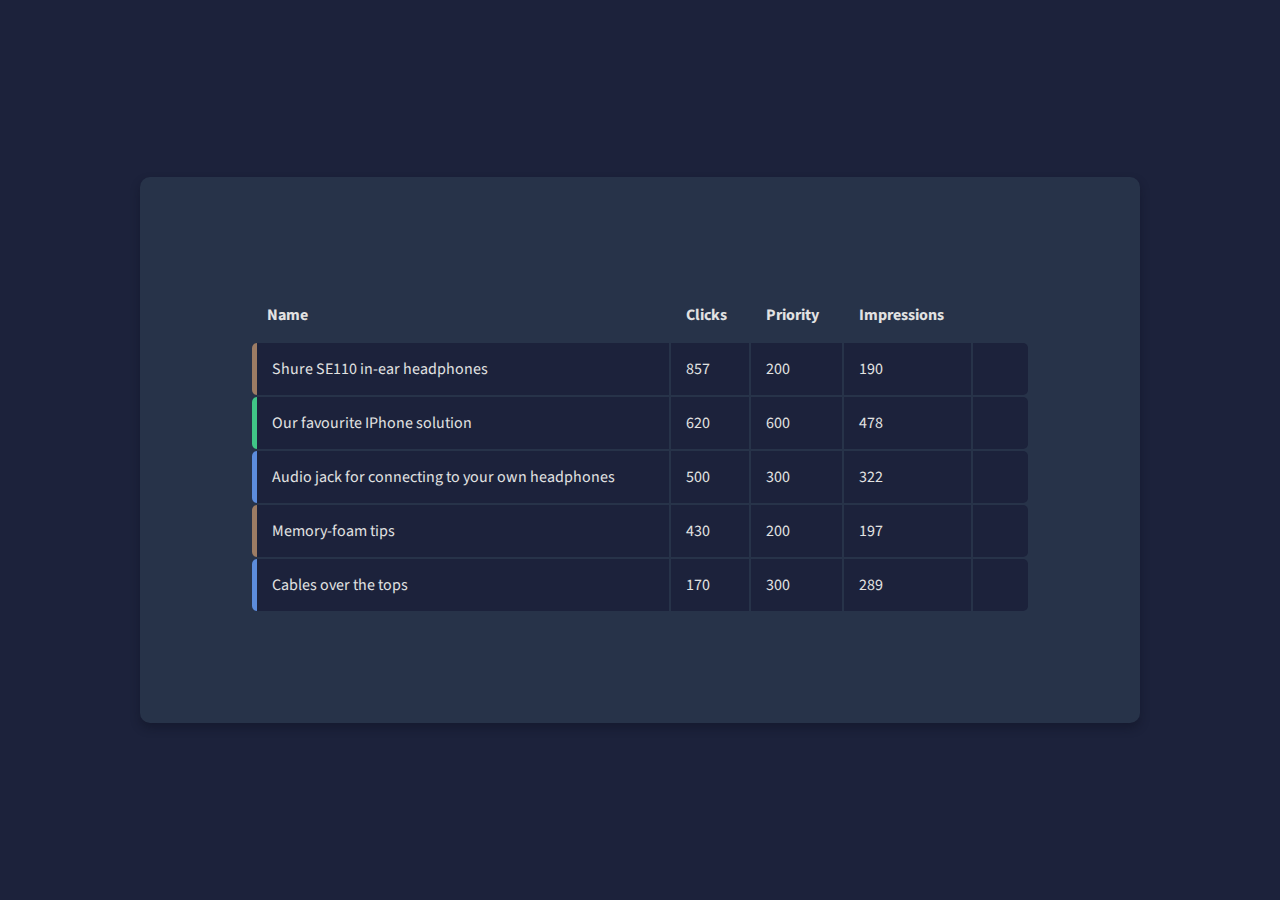
<file: ads_manager/index.html>
<!DOCTYPE html>
<html lang="en">
<head>
  <meta charset="UTF-8">
  <meta name="viewport" content="width=device-width, initial-scale=1.0">
  <link rel="stylesheet" href="https://cdnjs.cloudflare.com/ajax/libs/font-awesome/6.0.0-beta2/css/all.min.css" integrity="sha512-YWzhKL2whUzgiheMoBFwW8CKV4qpHQAEuvilg9FAn5VJUDwKZZxkJNuGM4XkWuk94WCrrwslk8yWNGmY1EduTA==" crossorigin="anonymous"/>
  <title>Ads Manager</title>
  <link rel="stylesheet" href="style.css">  
</head>
<body>
  <div class="container">
    <table>
      <thead>
        <tr>
          <th>Name</th>
          <th>Clicks</th>
          <th>Priority</th>
          <th>Impressions</th>
        </tr>
      </thead>
      <tbody>
        <tr class="priority-200">
          <td>Shure SE110 in-ear headphones</td>
          <td>857</td>
          <td><i class="fas fa-circle"></i> 200</td>
          <td>190</td>
          <td><button class="delete"><i class="fas fa-trash"></i></button></td>
        </tr>
        <tr class="priority-600">
          <td>Our favourite IPhone solution</td>
          <td>620</td>
          <td><i class="fas fa-circle"></i> 600</td>
          <td>478</td>
          <td>
            <button class="delete"><i class="fas fa-trash"></i></button>
          </td>
        </tr>
        <tr class="priority-300">
          <td>Audio jack for connecting to your own headphones</td>
          <td>500</td>
          <td><i class="fas fa-circle"></i> 300</td>
          <td>322</td>
          <td>
            <button class="delete"><i class="fas fa-trash"></i></button>
          </td>
        </tr>
        <tr class="priority-200">
          <td>Memory-foam tips</td>
          <td>430</td>
          <td><i class="fas fa-circle"></i> 200</td>
          <td>197</td>
          <td>
            <button class="delete"><i class="fas fa-trash"></i></button>
          </td>
        </tr>
        <tr class="priority-300">
          <td>Cables over the tops</td>
          <td>170</td>
          <td><i class="fas fa-circle"></i> 300</td>
          <td>289</td>
          <td>
            <button class="delete"><i class="fas fa-trash"></i></button>
          </td>
        </tr>
      </tbody>
    </table>
  </div>
</body>
</html>
</file>
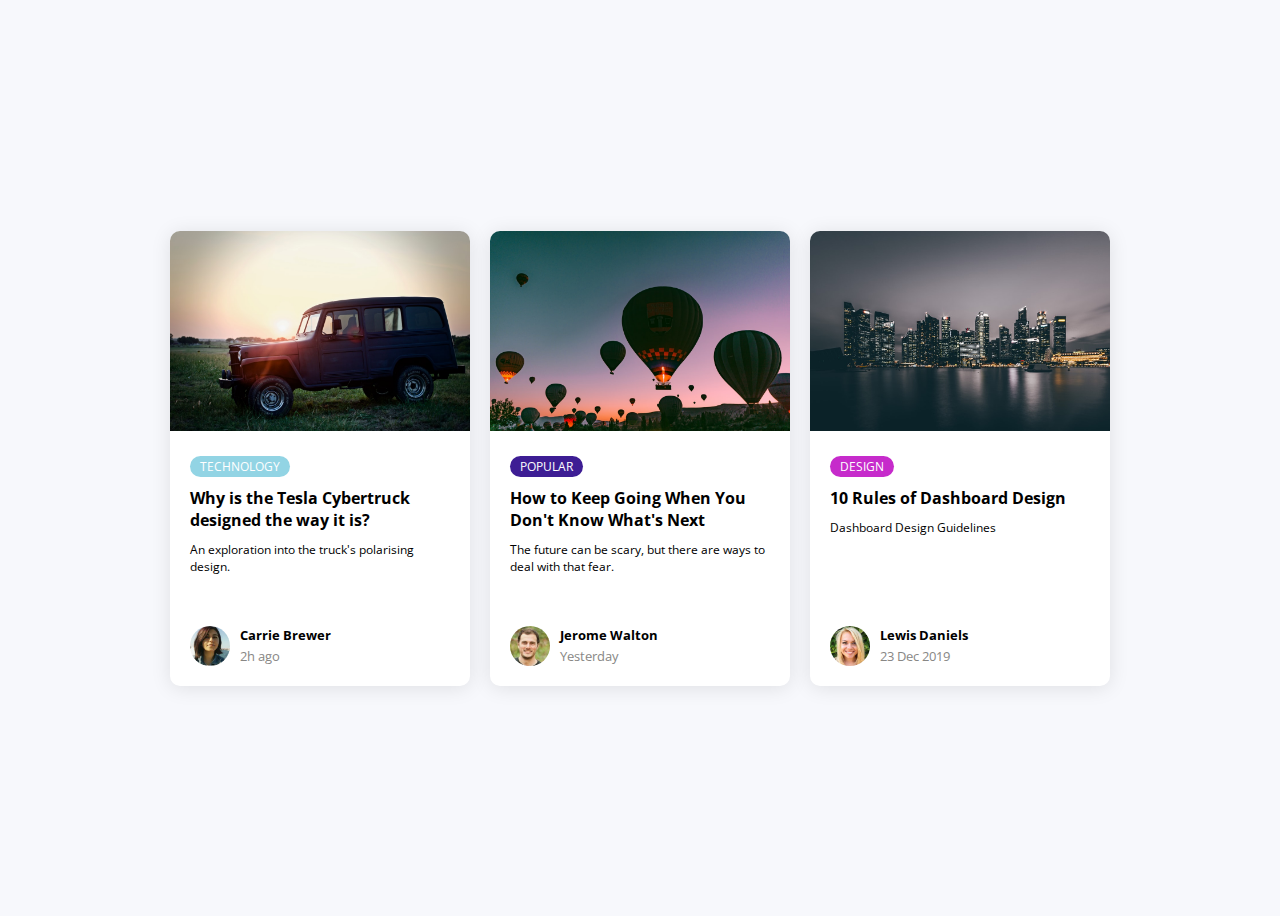
<file: blog_posts/index.html>
<!DOCTYPE html>
<html lang="en">
  <head>
    <meta charset="UTF-8">
    <meta name="viewport" content="width=device-width, initial-scale=1.0">
    <link rel="stylesheet" href="./css/style.css">
    <title>Blog Cards</title>
  </head>
  <body>
    <div class="container">
      <div class="card">
        <div class="card-header">
          <img src="./images/rover.jpeg" alt="">
        </div>
        <div class="card-body">
          <span class="tag tag-teal">Technology</span>
          <h4>Why is the Tesla Cybertruck designed the way it is?</h4>
          <p>An exploration into the truck's polarising design.</p>
          <div class="user">
            <img src="./images/user-1.jpg" alt="">
            <div class="user-info">
              <h5>Carrie Brewer</h5>
              <small>2h ago</small>
            </div>
          </div>
        </div>
      </div>
      <div class="card">
        <div class="card-header">
          <img src="./images/ballons.jpeg" alt="">
        </div>
        <div class="card-body">
          <span class="tag tag-purple">Popular</span>
          <h4>How to Keep Going When You Don't Know What's Next</h4>
          <p>The future can be scary, but there are ways to deal with that fear.</p>
          <div class="user">
            <img src="./images/user-2.jpg" alt="">
            <div class="user-info">
              <h5>Jerome Walton</h5>
              <small>Yesterday</small>
            </div>
          </div>
        </div>
      </div>
      <div class="card">
        <div class="card-header">
          <img src="./images/city.jpeg" alt="">
        </div>
        <div class="card-body">
          <span class="tag tag-pink">Design</span>
          <h4>10 Rules of Dashboard Design</h4>
          <p>Dashboard Design Guidelines</p>
          <div class="user">
            <img src="./images/user-3.jpg" alt="">
            <div class="user-info">
              <h5>Lewis Daniels</h5>
              <small>23 Dec 2019</small>
            </div>
          </div>
        </div>
      </div>
    </div>
  </body>
</html>
</file>
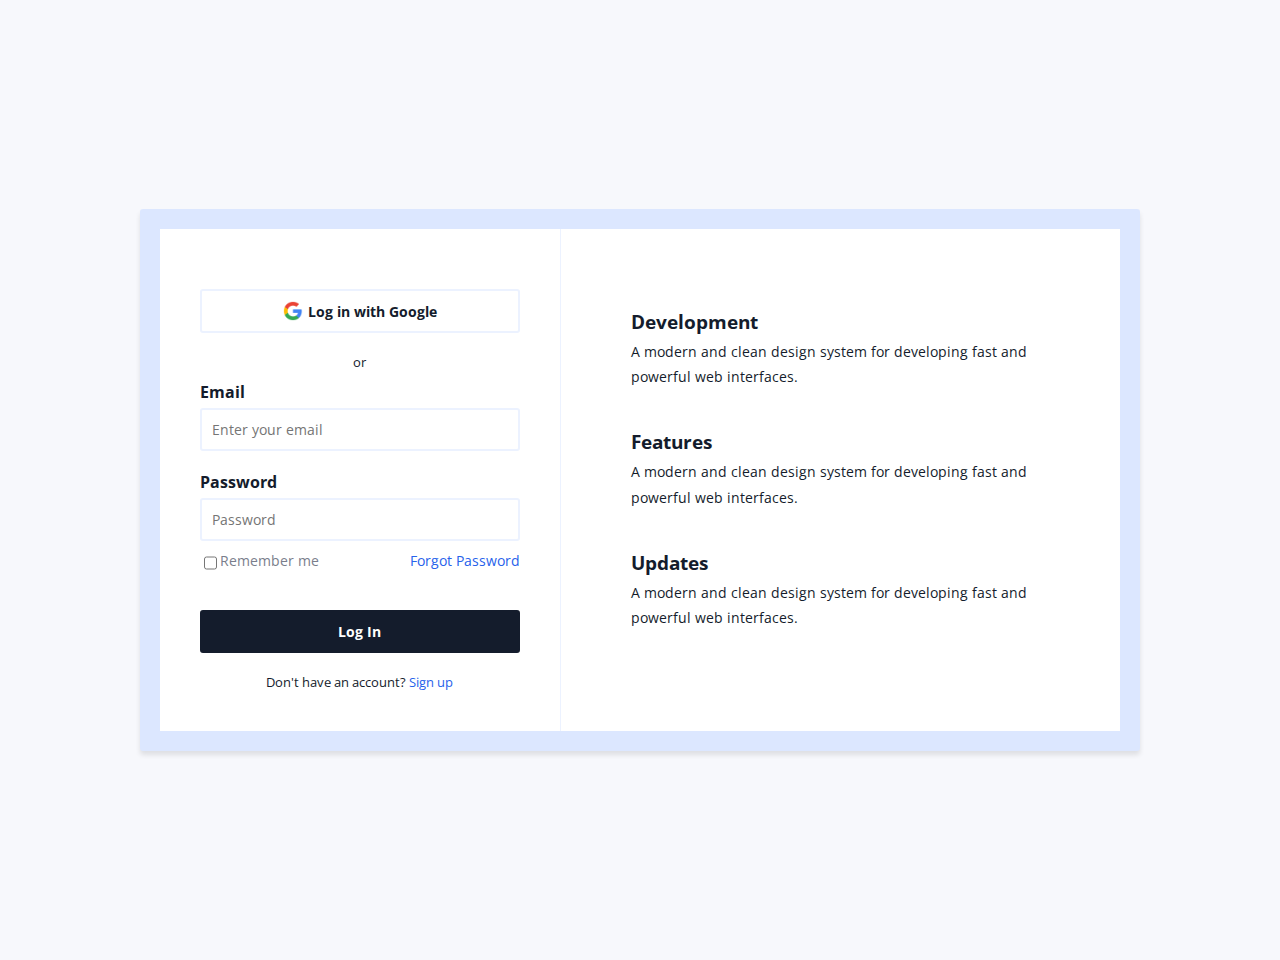
<file: login/index.html>
<!DOCTYPE html>
<html lang="en">
  <head>
    <meta charset="UTF-8">
    <meta name="viewport" content="width=device-width, initial-scale=1.0">
    <link rel="stylesheet" href="https://cdnjs.cloudflare.com/ajax/libs/font-awesome/6.0.0-beta2/css/all.min.css" integrity="sha512-YWzhKL2whUzgiheMoBFwW8CKV4qpHQAEuvilg9FAn5VJUDwKZZxkJNuGM4XkWuk94WCrrwslk8yWNGmY1EduTA==" crossorigin="anonymous" referrerpolicy="no-referrer" />
    <link rel="stylesheet" href="style.css">
    <title>Login</title>
  </head>
  <body>
    <div class="container">
      <form>
        <button class="btn btn-ghost">
          <img src="./images/google.png" alt="">
          Log in with Google
        </button>
        
        <small>or</small>

        <div class="form-control">
          <label for="email">Email</label>
          <input type="email" placeholder="Enter your email">
        </div>

        <div class="form-control">
          <label for="password">Password</label>
          <input type="password" placeholder="Password">
        </div>

        <div class="checkbox-container">
          <input type="checkbox" id="remember">
          <label for="remember">Remember me</label>

          <a href="#">Forgot Password</a>
        </div>

        <button class="btn">Log In</button>

        <small>Don't have an account? <a href="#">Sign up</a></small>
      </form>

      <div class="features">
        <div class="feature">
          <i class="fas fa-code"></i>
          <h3>Development</h3>
          <p>A modern and clean design system for developing fast and powerful
            web interfaces.</p>
        </div>
        <div class="feature">
          <i class="fas fa-gift"></i>
          <h3>Features</h3>
          <p>A modern and clean design system for developing fast and powerful
            web interfaces.</p>
        </div>
        <div class="feature">
          <i class="fas fa-edit"></i>
          <h3>Updates</h3>
          <p>A modern and clean design system for developing fast and powerful
            web interfaces.</p>
        </div>
      </div>
    </div>
  </body>
</html>
</file>
<file: ads_manager/style.css>
@import url('https://fonts.googleapis.com/css2?family=Open+Sans:wght@400;600&family=Source+Sans+Pro:wght@200;600&display=swap');

* {
  box-sizing: border-box;
}

body{
  background-color: #1c223b;
  color: #fff;
  font-family: "Source Sans Pro",sans-serif;
  display: flex;
  align-items: center;
  justify-content: center;
  height:100vh; /*viewport height*/
  margin: 0;
}

.container{
  background-color: #273349;
  border-radius: 10px;
  box-shadow: 0 5px 10px rgba(12,16,31,0.4);
  padding: 100px;
  margin: auto;
  width: 1000px;
}

table{
  color: #e2e2e2;
  padding: 10px;
  width: 100%;
}

table th,
table td{
padding: 15px;
text-align: left;
}

table tbody tr{
  background-color: #1c223b;
}

table tbody tr:hover{
  background-color: #151b31;
  box-shadow: 0 3px 5px rgba(0,0,0,0.2);
}

table tbody tr td:first-of-type{
  border-top-left-radius: 5px;
  border-bottom-left-radius: 5px;
}


table tbody tr td:last-of-type{
  border-top-right-radius: 5px;
  border-bottom-right-radius: 5px;
  text-align: center;
}

table tbody tr.priority-200 td:first-of-type{
  border-left: 5px solid #9c7c64;
}

table tbody tr.priority-300 td:first-of-type{
  border-left: 5px solid #5c8cdc;
}

table tbody tr.priority-600 td:first-of-type{
  border-left: 5px solid #40c587;
}

table tbody tr td .fa-circle{
  transform: scale(0.5);
}

table tbody tr.priority-200 td .fa-circle{
  color:#9c7c64;
}

table tbody tr.priority-300 td .fa-circle{
  color:#5c8cdc;
}

table tbody tr.priority-600 td .fa-circle{
  color:#40c587;
}

.delete{
  background-color:#242c4c;
  border: 0;
  border-radius: 2px;
  color: #909090;
  cursor: pointer;
  font-size: 16px;
  padding: 5px 10px;
  opacity: 0;
}

table tbody tr:hover .delete{
  opacity: 1;
}

@media(max-width:768px){
  .container{
    padding: 20px;
  }

  table tbody tr .delete{
    opacity: 1;
  }

  table th:nth-of-type(3),
  table td:nth-of-type(3){
    display: none;
  }
}
</file>
<file: blog_posts/css/style.css>
@import url('https://fonts.googleapis.com/css2?family=Open+Sans:wght@400;600&display=swap');

* {
  box-sizing: border-box;
}

body{
  background-color: #f7f8fc;
  font-family: "Open Sans",sans-serif ;
  display: flex;
  align-items: center;
  justify-content: center;
  height: 100vh; /*viewport height*/
  margin: none;
}

.container{
  display: grid;
  grid-template-columns: repeat(3,1fr);
  width: 940px;
  gap:20px;
  margin: auto;
}

.card{
  background-color: #ffffff;
  border-radius: 10px;
  box-shadow: 0 2px 20px rgb(0,0,0,0.1);
  overflow: hidden;
  width: 300px;
 
} 

.card-header img{
  width: 100%;
  height: 200px;
  object-fit:cover;
}

.card-body{
  display: flex;
  flex-direction: column;
  align-items: start;
  padding: 20px;
  min-height: 250px;
}

.tag{
  background-color: #777;
  border-radius: 50px;
  font-size: 12px;
  margin: none;
  color: #fff;
  padding: 2px 10px;
  text-transform: uppercase;
}

.tag-teal{
  background-color: #92d4e4;
}

.tag-purple{
  background-color: #3d1d94;
}

.tag-pink{
  background-color: #c62bcb;
}

.card-body h4{
  margin: 10px 0;
}

.card-body p{
  font-size: 12px;
  margin: 0 0 40px;
}

.user{
  display: flex;
  margin-top: auto;
}

.user img{
  width: 40px;
  height: 40px;
  border-radius: 50%;
  margin-right: 10px;
}

.user-info small{
  color: #888785;
}

.user-info h5{
  margin: 0;
}

@media(max-width:950px){
  .container{
    grid-template-columns: 1fr;
    justify-items: center;
  }
}
</file>
<file: login/style.css>
@import url('https://fonts.googleapis.com/css2?family=Open+Sans:wght@400;600&display=swap');

* {
  box-sizing: border-box;
}

body{
  background-color: #f7f8fc;
  color: #141c2c;
  font-family: "Open Sans",sans-serif ;
  display: flex;
  align-items: center;
  justify-content: center;
  height:100vh; /*viewport height*/
  margin: 30px;
}

a{
  color:#2762eb;
  text-decoration: none;
}

.container{
  background-color: #fff;
  border-radius:3px;
  border: 20px solid #dce7ff;
  width: 1000px;
  max-width: 100%;
  display: flex;
  box-shadow: 0 4px 5px rgba(0,0,0,0.1);
  /*margin-top: 30px;*/
}

form{
  border-right:1px solid #ecf2ff;
  display: flex;
  flex-direction: column;
  align-items: center;
  justify-content: center;
  padding: 40px;
  flex: 1;
}

.form-control{
  margin: 10px 0;
  width: 100%;
}

label{
  display: inline-block;
  font-weight: bold;
  margin-bottom: 5px;
}

input:not([type="checkbox"]){
  background-color: transparent;
  border: 2px solid #ecf2ff;
  border-radius: 3px;
  font-family: inherit;
  font-size: 14px;
  padding: 10px;
  width: 100%;
}

.checkbox-container{
  display: flex;
  justify-content: space-between;
  font-size: 14px;
  margin-bottom: 15px;
  width: 100%;
}

.checkbox-container label{
  color: #7a7e8c;
  font-weight: normal;
}

.checkbox-container a{
  margin-left: auto;
}

.btn{
  cursor: pointer;
  background-color: #141c2c;
  border: 2px solid #141c2c;
  color:#fff;
  border-radius: 3px;
  display: flex;
  align-items: center;
  justify-content: center;
  font-family: inherit;
  font-weight: bold;
  font-size: 14px;
  padding: 10px;
  margin: 20px 0;
  width: 100%;
}

.btn img{
  margin-right: 5px;
  width: 20px;
}

.btn-ghost{
  background-color:transparent;
  border-color: #ecf2ff;
  color: #141c2c;
}

.features{
  flex: 1.5;
  padding: 40px;
}

.feature{
  padding-left: 30px;
  position: relative;
  margin: 40px 0;
}

.feature i{
  color: #2762eb;
  position: absolute;
  top: 5px;
  left: 0;
}

.feature h3{
  margin: 0;
}

.feature p{
  font-size: 14px;
  line-height: 1.8;
  margin: 5px 0;
}

@media(max-width:768px){
  body{
    height: 100%;
  }
  .container{
    flex-direction: column;
  }

  form{
    border-right:0;
  }
}
</file>
